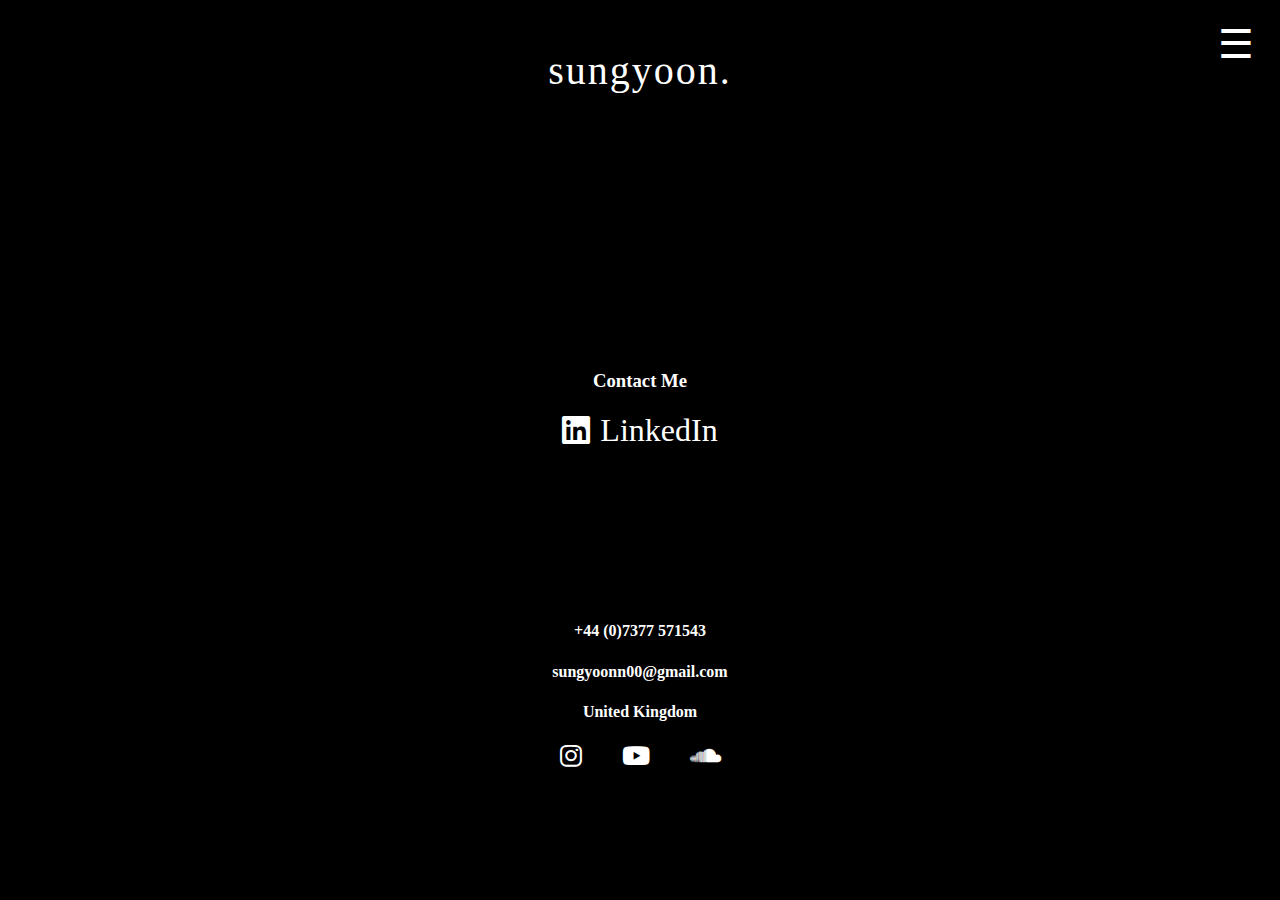
<file: contact.html>
<!DOCTYPE html>
<html lang="en">
<head>
    <meta charset="UTF-8">
    <meta name="viewport" content="width=device-width, initial-scale=1.0">
    <title>SungYoon Portfolio</title>
    <link rel="stylesheet" href="styles/about.css">
    <link rel="stylesheet" href="styles/fontawesome-free-6.2.1-web/css/all.min.css">
    <script defer src="script.js"></script>
</head>
<body>
    <div class="landing-page">
        <a href="index.html" class="name-link">
            <h1 class="name">sungyoon.</h1>
        </a>
       
    

        <body>
            <section class = "contact">
                <h3>Contact Me</h3>
                
                <a href="https://www.linkedin.com/in/sungyoon-choi" target="_blank">
                    <i class="fa-brands fa-linkedin"></i> LinkedIn
                </a>
            </section>
        </body>


        <button class="menu-button" onclick="toggleMenu()">☰</button>
        <div class="menu-overlay" id="menu">
            <div class="menu-content">
                <button class="close-button" onclick="toggleMenu()">&times;</button>
                <ul>
                    <li><a href="about.html">About</a></li>
                    <li><a href="projects.html">Projects</a></li>
                    <li><a href="contact.html">Contact</a></li>
                    
                </ul>
            </div>
        </div>
    </div>
</body>
<footer class="footnotes">
           <h4>+44 (0)7377 571543</h4>
                    <h4>sungyoonn00@gmail.com</h4>
                    <h4>United Kingdom</h4>
    <section>
        <div class="sns">
            <a href="https://www.instagram.com/__sungyoon/" target="_blank">
                <i class="fa-brands fa-instagram"></i>
            </a> 
            <a href="https://www.youtube.com/channel/UC0bxDP5WRLY-XFPPW-KPyXw" target="_blank">
                <i class="fa-brands fa-youtube"></i>
            </a>  
            <a href="https://soundcloud.com/user-366314391?utm_source=clipboard&utm_medium=text&utm_campaign=social_sharing" target="_blank">
                <i class="fa-brands fa-soundcloud"></i>
            </a>  
        </div>
    </section>



</html>
</file>
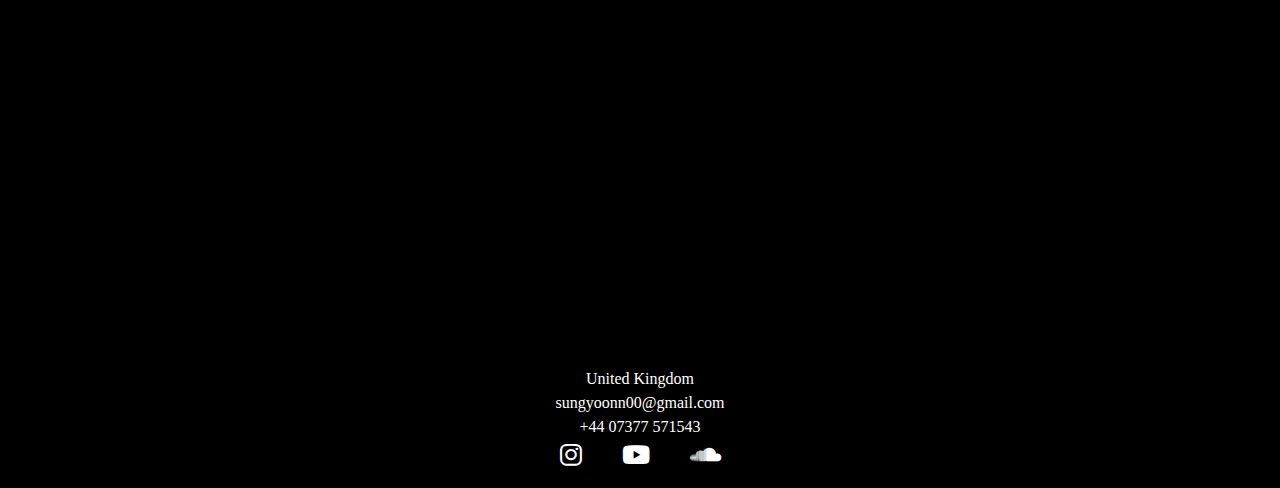
<file: film.html>
<!DOCTYPE html>
<html lang="en">
<head>
    <meta charset="UTF-8">
    <meta name="viewport" content="width=device-width, initial-scale=1.0">
    <title>SungYoon Portfolio</title>
    <link rel="stylesheet" href="styles/film.css">
    <link rel="stylesheet" href="styles/fontawesome-free-6.2.1-web/css/all.min.css">
    <script defer src="script2.js"></script>
</head>
<body>
    
    <div class="landing-page">
        <a href="index.html" class="name-link">
            <h1 class="name">sungyoon.</h1>
        </a>

        <a href="sonics.html" class="back-button"> Sonics</a>
        <a href="visuals.html" class="next-button"> Visuals</a>
       


        <div class = "container">

                
            <iframe src="https://www.youtube.com/embed/LsI1TnJiT-I" title="YouTube video player" frameborder="0" allow="accelerometer; autoplay; clipboard-write; encrypted-media; gyroscope; picture-in-picture" allowfullscreen></iframe>

    <br> 
    <br>
    <br>
    <br>     
                     
            <iframe src="https://www.youtube.com/embed/PWwtcd0Vwm4" title="YouTube video player" frameborder="0" allow="accelerometer; autoplay; clipboard-write; encrypted-media; gyroscope; picture-in-picture" allowfullscreen></iframe>
                            
          

    <br>
    <br>
    <br>    
    <br>                           
            

            <iframe  src="https://www.youtube.com/embed/f0mcAp2qPuA" title="YouTube video player" frameborder="0" allow="accelerometer; autoplay; clipboard-write; encrypted-media; gyroscope; picture-in-picture" allowfullscreen></iframe>
                     
       
        </div>
       
        
    </div>
    <button class="menu-button" onclick="toggleMenu()">☰</button>
            <div class="menu-overlay" id="menu">
                <div class="menu-content">
                    <button class="close-button" onclick="toggleMenu()">&times;</button>
                    <ul>
                        <li><a href="about.html">About</a></li>
                        <li><a href="projects.html">Projects</a></li>
                        <li><a href="contact.html">Contact</a></li>
                        
                    </ul>
                </div>
            </div>

<footer class="footnotes">
    <h3>United Kingdom</h3>
    <h3>sungyoonn00@gmail.com</h3>
    <h3>+44 07377 571543</h3>
    <section>
        <div class="sns">
            <a href="https://www.instagram.com/__sungyoon/" target="_blank">
                <i class="fa-brands fa-instagram"></i>
            </a> 
            <a href="https://www.youtube.com/channel/UC0bxDP5WRLY-XFPPW-KPyXw" target="_blank">
                <i class="fa-brands fa-youtube"></i>
            </a>  
            <a href="https://soundcloud.com/user-366314391?utm_source=clipboard&utm_medium=text&utm_campaign=social_sharing" target="_blank">
                <i class="fa-brands fa-soundcloud"></i>
            </a>  
        </div>
    </section>



</html>
</file>
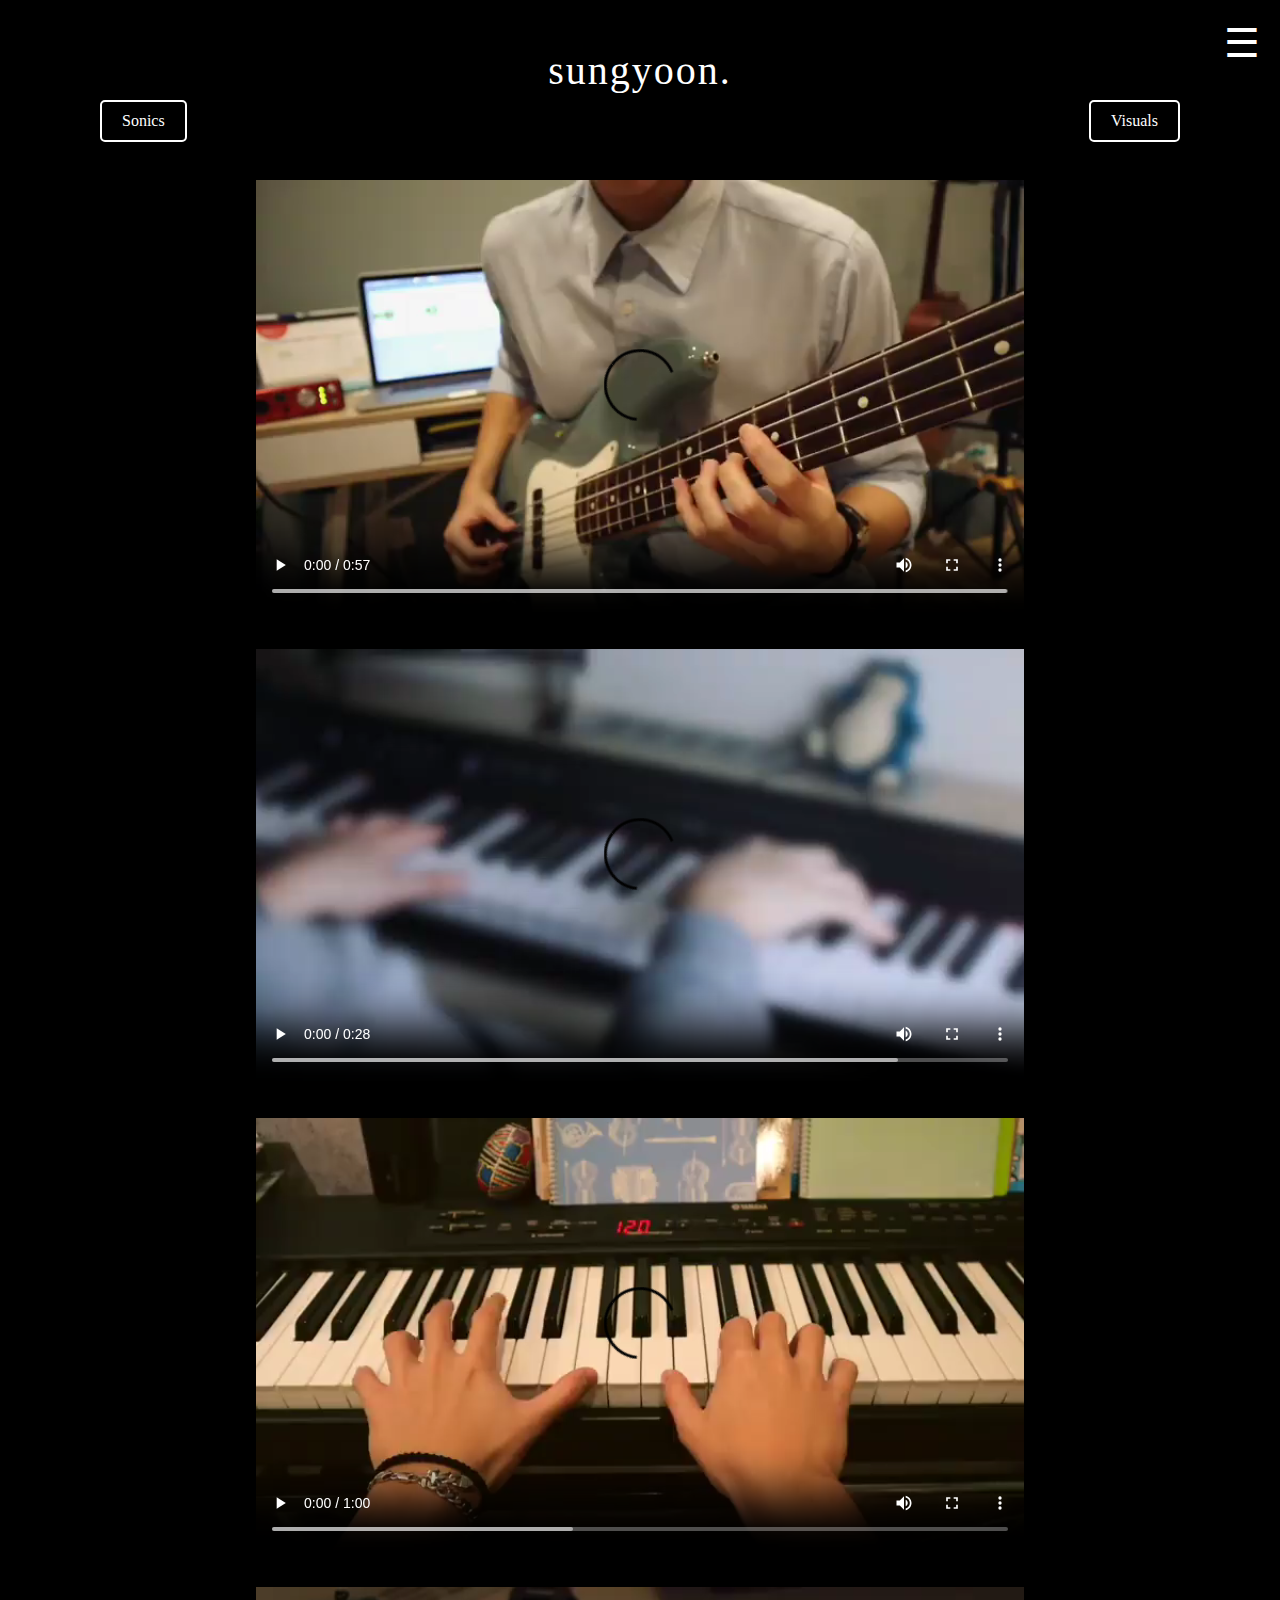
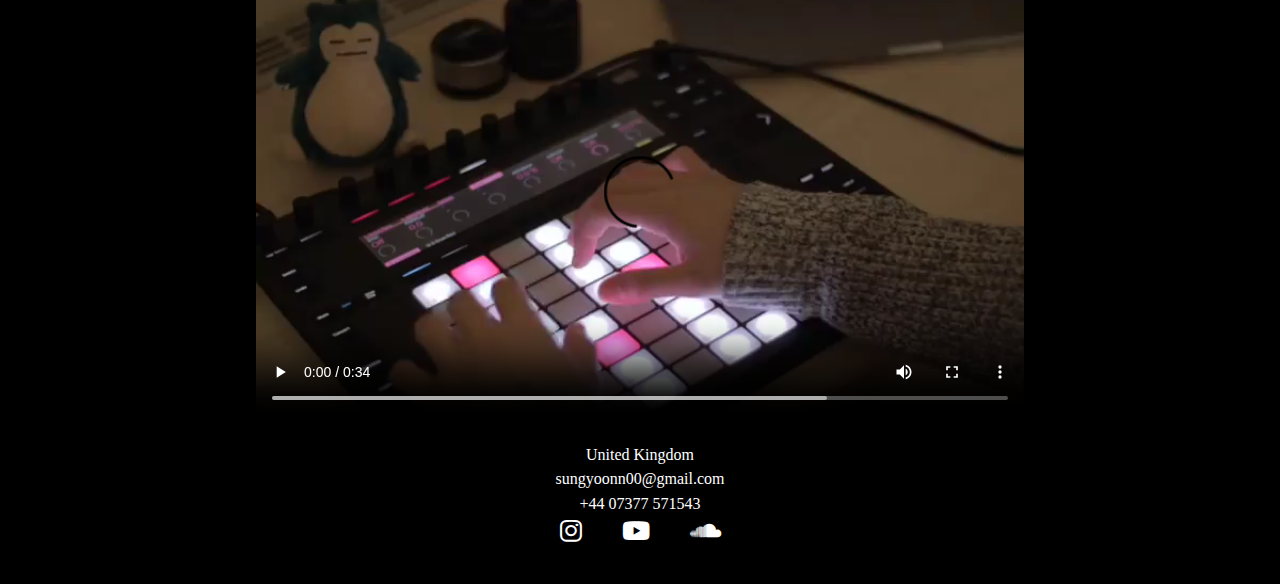
<file: performance.html>
<!DOCTYPE html>
<html lang="en">
<head>
    <meta charset="UTF-8">
    <meta name="viewport" content="width=device-width, initial-scale=1.0">
    <title>SungYoon Portfolio</title>
    <link rel="stylesheet" href="styles/performance.css">
    <link rel="stylesheet" href="styles/fontawesome-free-6.2.1-web/css/all.min.css">
    <script defer src="script2.js"></script>
</head>
<body>
    
    <div class="landing-page">
        <a href="index.html" class="name-link">
            <h1 class="name">sungyoon.</h1>
        </a>

        <a href="sonics.html" class="back-button"> Sonics</a>
        <a href="visuals.html" class="next-button"> Visuals</a>

        
    </div>
    
    <button class="menu-button" onclick="toggleMenu()">☰</button>
    <div class="menu-overlay" id="menu">
        <div class="menu-content">
            <button class="close-button" onclick="toggleMenu()">&times;</button>
            <ul>
                <li><a href="about.html">About</a></li>
                <li><a href="projects.html">Projects</a></li>
                <li><a href="contact.html">Contact</a></li>
            </ul>
        </div>
    </div>
  

        <section>
            <div class="video-container">
                <video width="60%" src="things/bass.mp4" controls></video>
                <br><br>
                <video width="60%" src="things/piano.MP4" controls></video>
                <br><br>
                <video width="60%" src="things/loop.MP4" controls></video>
                <br><br>
                <video width="60%" src="things/push.MP4" controls></video>
            </div>
        </section>


   

    <footer class="footnotes">
        <h3>United Kingdom</h3>
        <h3>sungyoonn00@gmail.com</h3>
        <h3>+44 07377 571543</h3>
        <section>
            <div class="sns">
                <a href="https://www.instagram.com/__sungyoon/" target="_blank">
                    <i class="fa-brands fa-instagram"></i>
                </a> 
                <a href="https://www.youtube.com/channel/UC0bxDP5WRLY-XFPPW-KPyXw" target="_blank">
                    <i class="fa-brands fa-youtube"></i>
                </a>  
                <a href="https://soundcloud.com/user-366314391?utm_source=clipboard&utm_medium=text&utm_campaign=social_sharing" target="_blank">
                    <i class="fa-brands fa-soundcloud"></i>
                </a>  
            </div>
        </section>
    </footer>
</body>
</html>
</file>
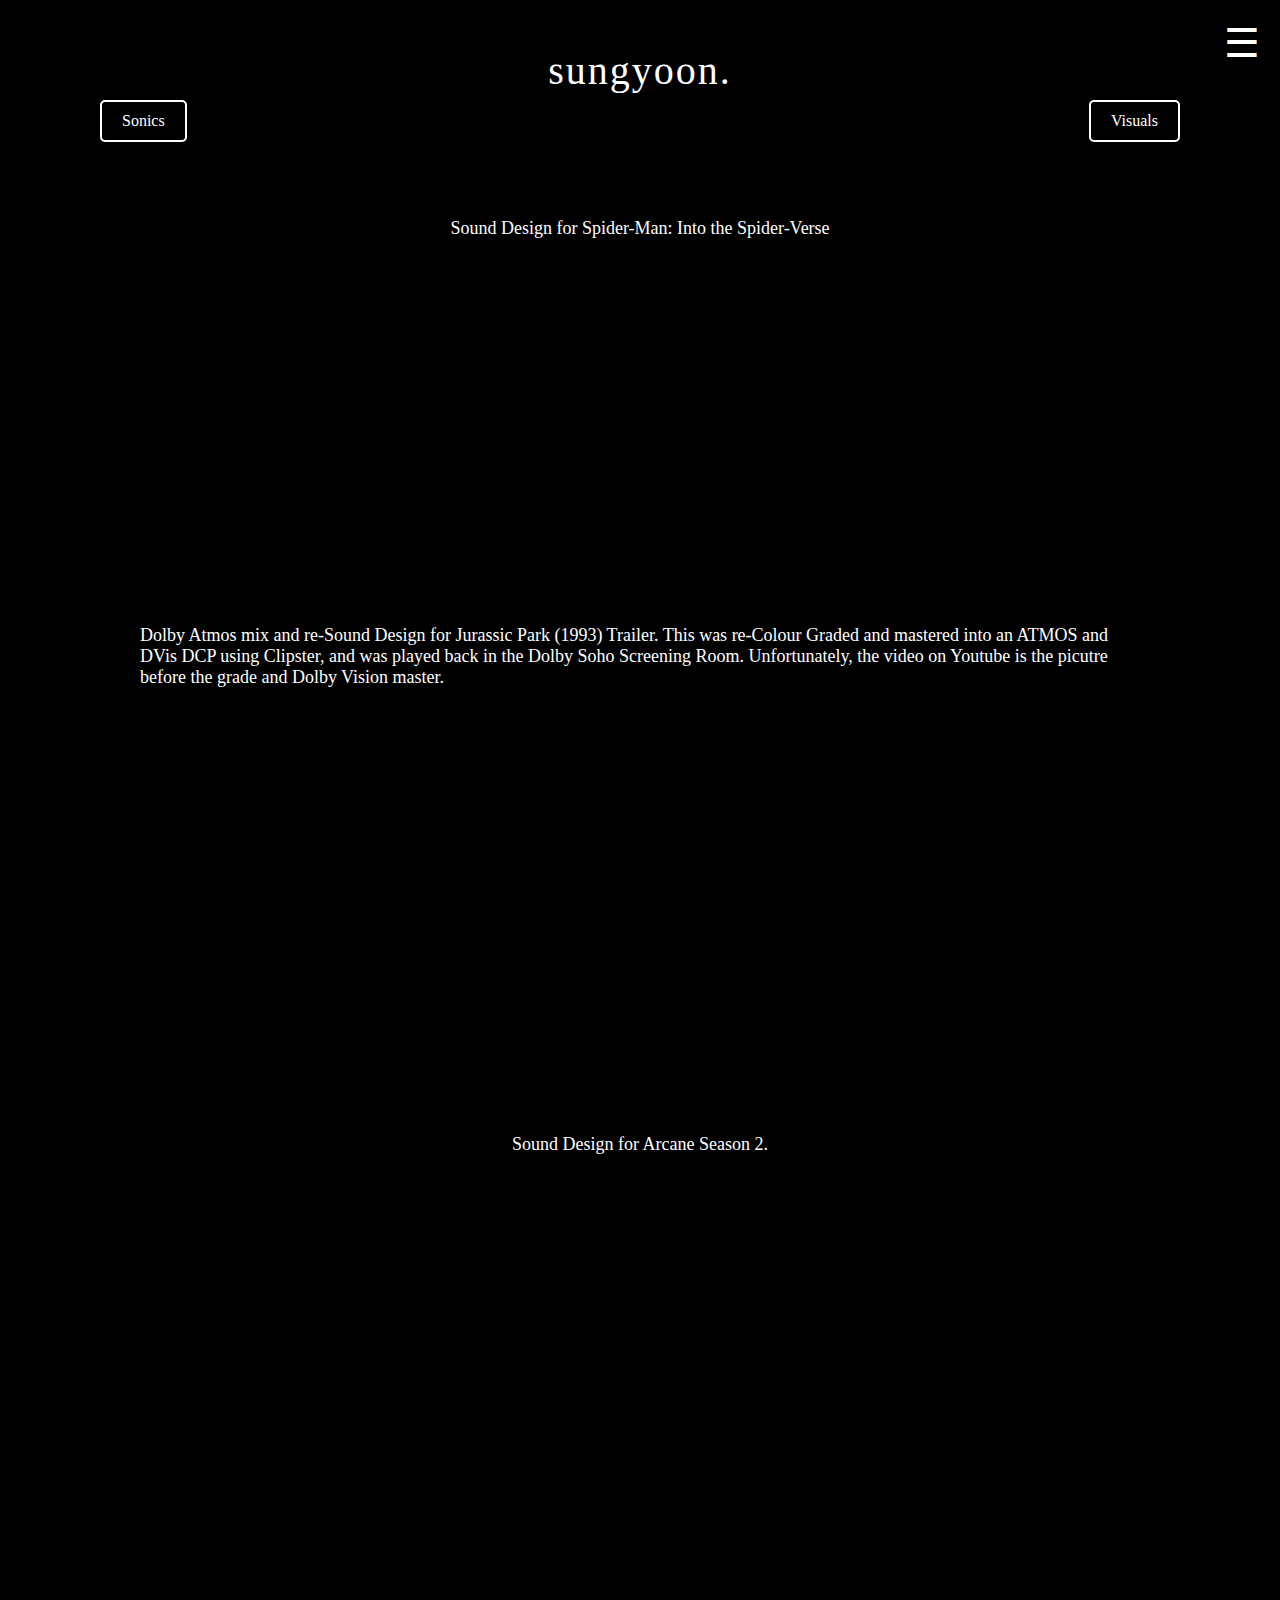
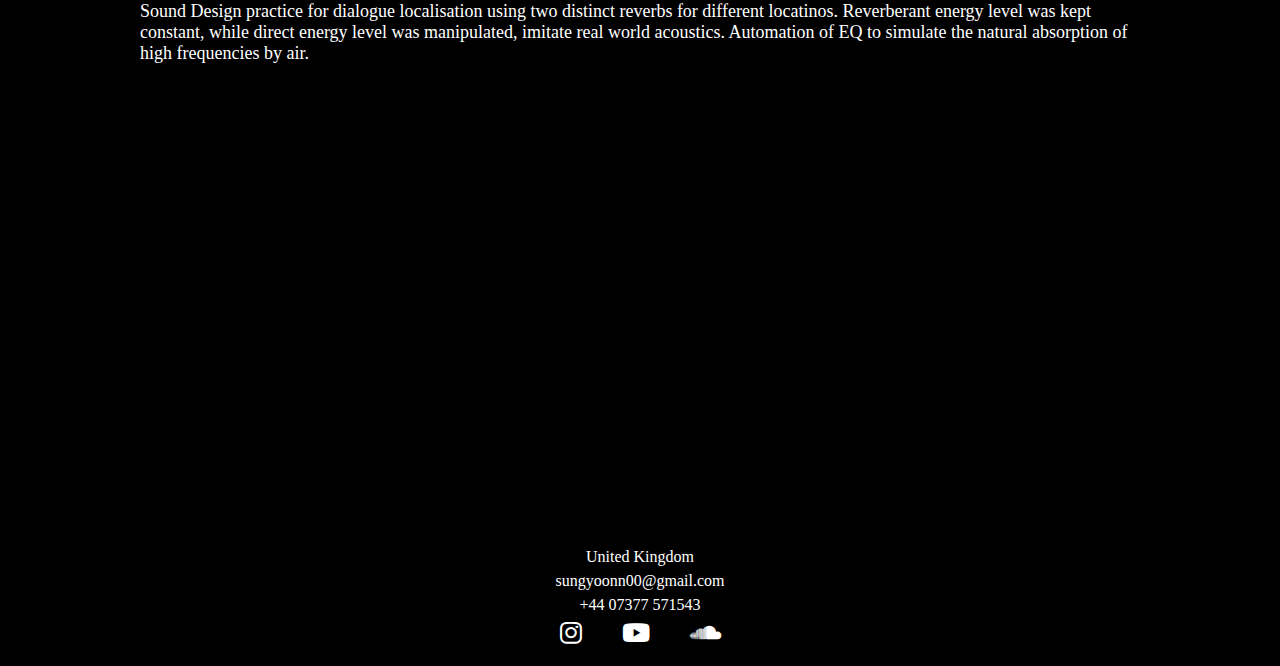
<file: sounddesign.html>
<!DOCTYPE html>
<html lang="en">
<head>
    <meta charset="UTF-8">
    <meta name="viewport" content="width=device-width, initial-scale=1.0">
    <title>SungYoon Portfolio</title>
    <link rel="stylesheet" href="styles/sounddesign.css">
    <link rel="stylesheet" href="styles/fontawesome-free-6.2.1-web/css/all.min.css">
    <script defer src="script2.js"></script>
</head>
<body>
    
    <div class="landing-page">
        <a href="index.html" class="name-link">
            <h1 class="name">sungyoon.</h1>
        </a>

        <a href="sonics.html" class="back-button"> Sonics</a>
        <a href="visuals.html" class="next-button"> Visuals</a>

       
        <div class="container">

            <p class="description"> Sound Design for Spider-Man: Into the Spider-Verse </p>

            <iframe width="560" height="315" src="https://www.youtube.com/embed/C9Ao3Am8gVU?si=7DGh-dQmHUPHsiQx" title="YouTube video player" frameborder="0" allow="accelerometer; autoplay; clipboard-write; encrypted-media; gyroscope; picture-in-picture; web-share" referrerpolicy="strict-origin-when-cross-origin" allowfullscreen></iframe>  
            
            <p class="description"> Dolby Atmos mix and re-Sound Design for Jurassic Park (1993) Trailer. This was re-Colour Graded and mastered into an ATMOS and DVis DCP using Clipster, and was played back in the Dolby Soho Screening Room. Unfortunately, the video on Youtube is the picutre before the grade and Dolby Vision master. </p>
            
            <iframe class="video" width="560" height="315" src="https://www.youtube.com/embed/8A3cD56Bzok?si=HAR7w38XS10iArTv" title="YouTube video player" frameborder="0" allow="accelerometer; autoplay; clipboard-write; encrypted-media; gyroscope; picture-in-picture; web-share" referrerpolicy="strict-origin-when-cross-origin" allowfullscreen></iframe>

            <p class="description"> Sound Design for Arcane Season 2. </p>
            
            <iframe class = "video" width="560" height="315" src="https://www.youtube.com/embed/kZOi_2UH91U?si=kOuoSdWn1lqHrDrw" title="YouTube video player" frameborder="0" allow="accelerometer; autoplay; clipboard-write; encrypted-media; gyroscope; picture-in-picture; web-share" referrerpolicy="strict-origin-when-cross-origin" allowfullscreen></iframe>
            
            <p class="description"> Sound Design practice for dialogue localisation using two distinct reverbs for different locatinos. Reverberant energy level was kept constant, while direct energy level was manipulated,  imitate real world acoustics. Automation of EQ to simulate the natural absorption of high frequencies by air. </p>
            
            <iframe class="video" width="560" height="315" src="https://www.youtube.com/embed/pMjiO7e1RTg?si=pr-JvH9LBZda-av8" title="YouTube video player" frameborder="0" allow="accelerometer; autoplay; clipboard-write; encrypted-media; gyroscope; picture-in-picture; web-share" referrerpolicy="strict-origin-when-cross-origin" allowfullscreen></iframe>
        </div>
        
    </div>
    <button class="menu-button" onclick="toggleMenu()">☰</button>
            <div class="menu-overlay" id="menu">
                <div class="menu-content">
                    <button class="close-button" onclick="toggleMenu()">&times;</button>
                    <ul>
                        <li><a href="about.html">About</a></li>
                        <li><a href="projects.html">Projects</a></li>
                        <li><a href="contact.html">Contact</a></li>
                        
                    </ul>
                </div>
            </div>

<footer class="footnotes">
    <h3>United Kingdom</h3>
    <h3>sungyoonn00@gmail.com</h3>
    <h3>+44 07377 571543</h3>
    <section>
        <div class="sns">
            <a href="https://www.instagram.com/__sungyoon/" target="_blank">
                <i class="fa-brands fa-instagram"></i>
            </a> 
            <a href="https://www.youtube.com/channel/UC0bxDP5WRLY-XFPPW-KPyXw" target="_blank">
                <i class="fa-brands fa-youtube"></i>
            </a>  
            <a href="https://soundcloud.com/user-366314391?utm_source=clipboard&utm_medium=text&utm_campaign=social_sharing" target="_blank">
                <i class="fa-brands fa-soundcloud"></i>
            </a>  
        </div>
    </section>



</html>
</file>
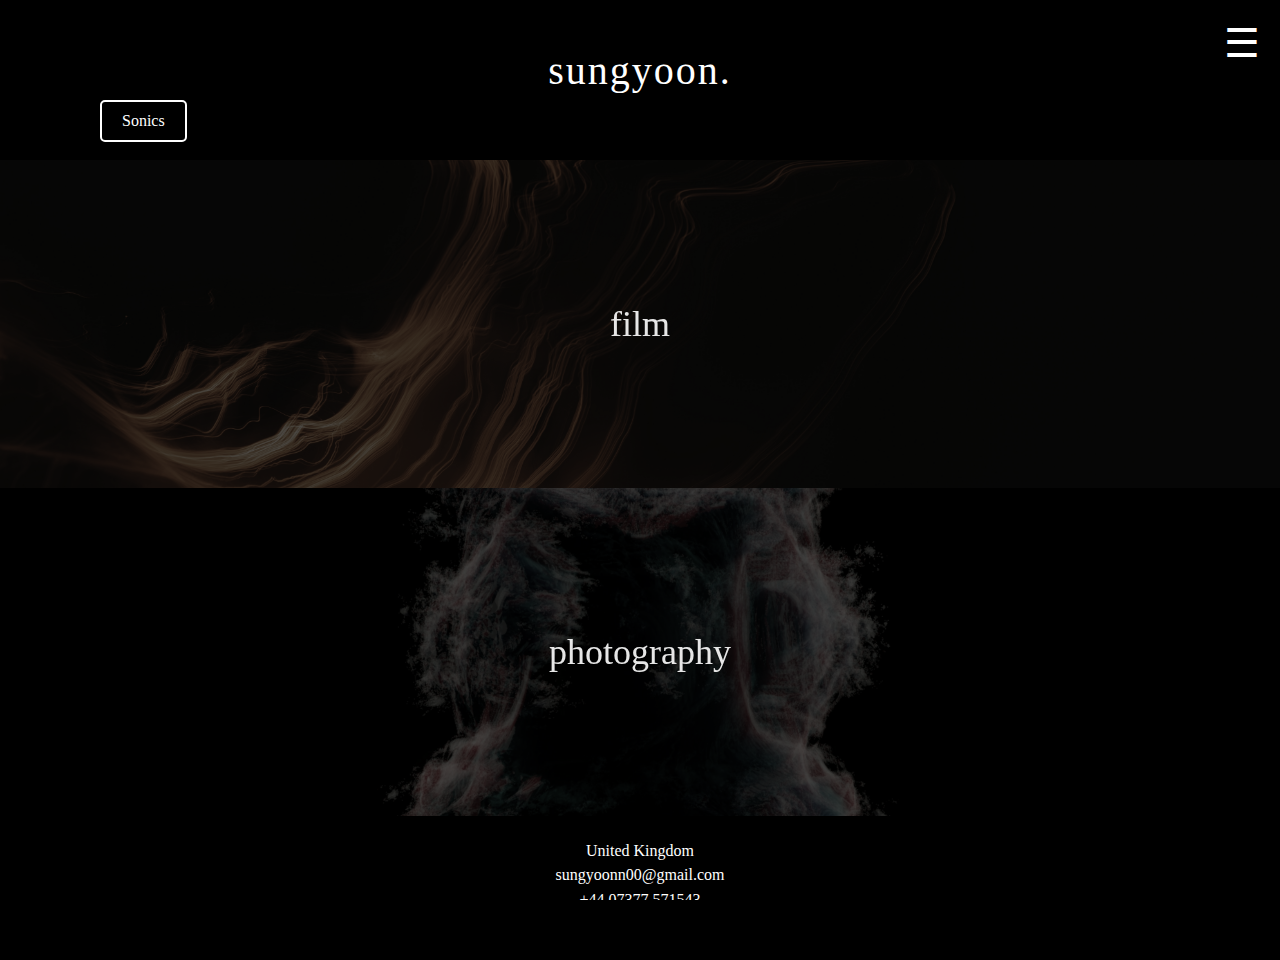
<file: visuals.html>
<!DOCTYPE html>
<html lang="en">
<head>
    <meta charset="UTF-8">
    <meta name="viewport" content="width=device-width, initial-scale=1.0">
    <title>Sonics Portfolio</title>
    <link rel="stylesheet" href="styles/visuals.css">
    <link rel="stylesheet" href="styles/fontawesome-free-6.2.1-web/css/all.min.css">
    <script defer src="script3.js"></script>
</head>
<body>
    <div class="visuals-page">
        <a href="index.html" class="name-link">
            <h1 class="name">sungyoon.</h1>
        </a>

        <a href="sonics.html" class="back-button"> Sonics</a>

        <div class="sections">
            <div class="section film"  onclick="navigateTo('film')">
                <div class="section-image" style="background-image: url('styles/visuals2.jpg');"></div>
                <div class="section-text">
                    <h2>film</h2>
                </div>
            </div>
            <div class="section photography"  onclick="navigateTo('photography')">
                <div class="section-image" style="background-image: url('styles/visuals1.jpg');"></div>
                <div class="section-text">
                    <h2>photography</h2>
                </div>
            </div>
           
            <button class="menu-button" onclick="toggleMenu()">☰</button>
            <div class="menu-overlay" id="menu">
                <div class="menu-content">
                    <button class="close-button" onclick="toggleMenu()">&times;</button>
                    <ul>
                        <li><a href="about.html">About</a></li>
                        <li><a href="projects.html">Projects</a></li>
                        <li><a href="contact.html">Contact</a></li>
                        
                    </ul>
                </div>
               
            </div>

        
            <footer class="footnotes">
                <h3>United Kingdom</h3>
                <h3>sungyoonn00@gmail.com</h3>
                <h3>+44 07377 571543</h3>
                <section>
                    <div class="sns">
                        <a href="https://www.instagram.com/__sungyoon/" target="_blank">
                            <i class="fa-brands fa-instagram"></i>
                        </a> 
                        <a href="https://www.youtube.com/channel/UC0bxDP5WRLY-XFPPW-KPyXw" target="_blank">
                            <i class="fa-brands fa-youtube"></i>
                        </a>  
                        <a href="https://soundcloud.com/user-366314391?utm_source=clipboard&utm_medium=text&utm_campaign=social_sharing" target="_blank">
                            <i class="fa-brands fa-soundcloud"></i>
                        </a>  
                    </div>
                </section>

            
    </div>
</body>

</html>
</file>
<file: styles/about.css>
/* General Reset */
body, html {
  margin: 0;
  padding: 0;
  font-family: 'Times New Roman', Times, sans-serif;
  box-sizing: border-box;
  overflow: auto;
  background-color: black;
}

/* Landing Page */
.landing-page {
  display: flex;
  flex-direction: column;
  justify-content: center;
  align-items: center;
  height: 50vh;
  color: white;
  position: relative;
  padding-top: 150px;
}
.about-container{
  padding: 5px;
  padding-bottom: 20px;

}

.about-text {
  text-align: center; /* Centers the text horizontally */
  font-size: 1.5rem; /* Smaller font size */
  color: white; /* Ensure the text is white */
  max-width: 3000px;
  
}



/* Container Styling */
.container {
  display: flex;
  justify-content: center; /* Centers horizontally */
  align-items: center; /* Centers vertically */
  flex-direction: column; /* Stacks elements vertically */
}

/* Iframe Styling */
iframe {
  width: 120%; /* Adjust width */
  height: 300px; /* Fixed height */
  padding: 20px;
}



/* Make the name link clickable */
.name-link {
  text-decoration: none; /* Remove the default underline */
  color: inherit; /* Inherit the color of the name */
  display: block; /* Allow it to be a block-level element */
  position: absolute; /* Position it absolutely to keep it centered */
  top: 20px;
  left: 50%;
  transform: translateX(-50%); /* Center it horizontally */
  z-index: 10;
}

/* Title styling */
.name {
  font-size: 2.5rem;
  letter-spacing: 2px;
  font-weight: normal; /* Ensure text is not bold */
  text-align: center; /* Ensure the text stays centered */
}
/* Hover Effect */
.name:hover {
  color: rgb(0, 128, 255);
  transition:  0.5s ease;
}




/* Back Button Styling */
.back-button {
  position: absolute;
  top: 90px;
  left: 50px;
  background-color: transparent;
  color: #fff;
  font-size: 16px;
  text-decoration: none;
  padding: 10px;
  border: 2px solid #fff;
  border-radius: 5px;
  transition: background-color 0.3s;
}

.back-button:hover {
  background-color: #fff;
  color: #000;
}




/* Menu Button */
.menu-button {
  position: absolute;
  top: 20px;
  right: 20px;
  font-size: 2.5rem;
  background: none;
  border: none;
  color: white;
  cursor: pointer;
  z-index: 10; /* Ensure it’s below the overlay menu */
  transition: transform 0.3s ease;
}

.menu-button:hover {
  transform: scale(1.2);
}

/* Menu Overlay */
.menu-overlay {
  position: fixed;
  top: 0;
  left: 0;
  width: 100%;
  height: 100%;
  background: rgba(0, 0, 0, 0.9);
  display: none;
  justify-content: center;
  align-items: center;
  z-index: 20; /* Ensure the overlay is above everything else */
}

.menu-overlay.active {
  display: flex;
}



/* Menu Content */
.menu-content ul {
  list-style: none; /* Remove the bullet points */
  padding: 0;
}

.menu-content li {
  margin: 15px 0;
}

.menu-content a {
  text-decoration: none;
  color: white;
  font-size: 2rem; /* Increase the font size */
  transition: color 0.3s ease;
}

.menu-content a:hover {
  color: #4281ff;
}



/* Close Button */
.close-button {
  position: absolute;
  top: 20px;
  right: 20px;
  font-size: 2.5rem;
  background: none;
  border: none;
  color: white;
  cursor: pointer;
  z-index: 30; /* Ensure close button is above the menu button */
}






/* Ensuring the section is centered */
.contact {
  text-align: center; /* Center the text */
  margin-top: 50px; /* Add some space above the section */
}

/* Style the link */
.contact a {
  color: white; /* Link color */
  text-decoration: none; /* Remove underline */
  font-size: 2rem; /* Make text larger */
  display: flex;
  justify-content: center; /* Center the content horizontally */
  align-items: center; /* Center the text and icon vertically */
  margin-top: 20px; /* Add space above the link */
}

/* Style the LinkedIn icon */
.contact a i {
  font-size: 2rem; /* Make the icon larger */
  margin-right: 10px; /* Space between icon and text */
}

/* Add hover effect */
.contact a:hover {
  color: #0077b5; /* LinkedIn's color on hover */
}

/* Prevent page from shifting */
body, html {
  margin: 0;
  padding: 0;
  height: 100%;
  display: flex;
  flex-direction: column;
}

/* Make sure sections like .contact are positioned well */
section {
  width: 100%;
}





/* Footer */
.footnotes {
  position: bottom; /* Keep it fixed at the bottom of the screen */
  bottom: 0;
  left: 0;
  width: 100%;
  color: white;
  line-height: 1.2; /* Increase line height for better readability */
  text-align: center;
  padding: 0px 0; /* Add some space around the content */
  font-family: 'Times New Roman', Times, sans-serif;
  z-index: 5; /* Ensure it stays above the background */
  background: transparent; /* Make the background transparent */
}

/* Social media icon container */
.sns {
  display: flex;
  justify-content: center;
  gap: 20px; /* Adjust gap between icons */
  margin-bottom: 20px; /* Add space below the icons */
}

.sns a {
  text-decoration: none;
}

.sns i {
  font-size: 25px;
  margin: 0 10px;
  color: white;
}

/* Instagram Hover */
.fa-instagram:hover {
  color: rgb(195, 66, 141);
}

/* YouTube Hover */
.fa-youtube:hover {
  color: rgb(195, 66, 66);
}

/* SoundCloud Hover */
.fa-soundcloud:hover {
  color: rgb(195, 113, 66);
}

/* Contact Info Styling */
.footnotes h3 {
  font-size: 1rem;
  margin: 5px 0; /* Add space between each contact line */
  font-weight: normal; /* Ensure the text is not bold */
  color: white;
}






/* responsive */

@media only screen and (max-width: 1100px){

  .name {
    font-size: 2rem;
  
  }

  .section h2 {
    font-size: 2rem;

  }
  .footnotes h3 {
    font-size: 0.85rem;
    margin: 5px 0; /* Add space between each contact line */
    font-weight: normal; /* Ensure the text is not bold */
    color: white;
  }

  .sns i {
    font-size: 22px;
  }
  
  .menu-button {
  
    font-size: 2.4rem;
  }

  .close-button {
    font-size: 2.4rem;
  }
  .about-text {
    text-align: center; /* Centers the text horizontally */
    font-size: 1.2rem; /* Smaller font size */
    color: white; /* Ensure the text is white */
    max-width: 3000px;
    
  }
  

} 



@media only screen and (max-width: 650px){
    .name {
      font-size: 1.7rem;
    
    }
  
    .section h2 {
      font-size: 1.5rem;
  
    }
    .footnotes h3 {
      font-size: 0.80rem;
      margin: 5px 0; /* Add space between each contact line */
      font-weight: normal; /* Ensure the text is not bold */
      color: white;
    }
  
    .sns i {
      font-size: 20px;
    }
    
    .menu-button {
    
      font-size: 2.2rem;
      top: 30px;
      right: 10px;
    }
  
    .close-button {
      font-size: 2.2rem;
      top: 50px;
      right: 10px;
    }
 

      /* Back Button Styling */
      .back-button {
        position: absolute;
        top: 100px;
        left: 10px;
  
        font-size: 14px;
        text-decoration: none;
        padding: 10px 20px;
        border: 2px solid #fff;
        border-radius: 5px;
       
      }

      

      /* Next Button Styling */
      .next-button {
        position: absolute;
        top: 100px;
        right: 10px;
    
        font-size: 14px;
        text-decoration: none;
        padding: 10px 20px;
        border: 2px solid #fff;
        border-radius: 5px;

      
        
        
  }


  /* Iframe Styling */
iframe {
  width: 110%; /* Make it responsive */
  
  height: 300px; /* Adjust the height */
  border: none; /* Remove border if any */
}

/* Iframe Styling */
iframe.sounds {
  width: 80%; /* Set iframe width to 80% */
  height: 100px; /* Fixed height */
  border: none; /* Remove border */
}

 

.about-text {
  text-align: center; /* Centers the text horizontally */
  font-size: 0.8rem; /* Smaller font size */
  color: white; /* Ensure the text is white */
  max-width: 500px;
  
}

}

  
  

  
  @media only screen and (max-width: 370px){
  
   
 
  }
  
  @media only screen and (max-width: 264px){
    
  
   
  }
</file>
<file: styles/film.css>
/* General Reset */
body, html {
  margin: 0;
  padding: 0;
  font-family: 'Times New Roman', Times, sans-serif;
  box-sizing: border-box;
  overflow: auto;
  background-color: black;
}

/* Landing Page */
.landing-page {
  display: flex;
  flex-direction: column;
  justify-content: center;
  align-items: center;
  height: auto;
  color: white;
  position: relative;
  padding-top: 200px;
}



/* Container Styling */
.container {
  display: flex;
  justify-content: center; /* Centers horizontally */
  align-items: center; /* Centers vertically */
  flex-direction: column; /* Stacks elements vertically */
}

/* Iframe Styling */
iframe {
  width: 400%; /* Adjust width */
  height: 500px; /* Fixed height */
  padding: 20px;
}



/* Make the name link clickable */
.name-link {
  text-decoration: none; /* Remove the default underline */
  color: inherit; /* Inherit the color of the name */
  display: block; /* Allow it to be a block-level element */
  position: absolute; /* Position it absolutely to keep it centered */
  top: 20px;
  left: 50%;
  transform: translateX(-50%); /* Center it horizontally */
  z-index: 10;
}

/* Title styling */
.name {
  font-size: 2.5rem;
  letter-spacing: 2px;
  font-weight: normal; /* Ensure text is not bold */
  text-align: center; /* Ensure the text stays centered */
}


/* Hover Effect */
.name:hover {
  color: rgb(0, 128, 255);
  transition:  0.5s ease;
}


/* Button Reset */
button, .back-button, .next-button {
  appearance: none; /* Remove browser-specific styling */
  -webkit-appearance: none; /* Remove webkit-specific styling */
  -moz-appearance: none; /* Remove Firefox-specific styling */
  border: none; /* Remove default border */
  background: none; /* Remove default background */
  padding: 0; /* Reset padding */
  margin: 0; /* Reset margin */
  cursor: pointer; /* Ensure it's clickable */
}

/* Back Button Styling */
.back-button {
  position: absolute;
  top: 100px;
  left: 100px;
  background-color: transparent;
  color: #fff;
  font-size: 16px;
  text-decoration: none;
  padding: 10px 20px;
  border: 2px solid #fff;
  border-radius: 5px;
  transition: background-color 0.3s ease, color 0.3s ease;
}

.back-button:hover {
  background-color: #fff;
  color: #000;
}

/* Next Button Styling */
.next-button {
  position: absolute;
  top: 100px;
  right: 100px;
  background-color: transparent;
  color: #fff;
  font-size: 16px;
  text-decoration: none;
  padding: 10px 20px;
  border: 2px solid #fff;
  border-radius: 5px;
  transition: background-color 0.3s ease, color 0.3s ease;
}

.next-button:hover {
  background-color: #fff;
  color: #000;
}





/* Menu Button */
.menu-button {
  position: absolute;
  top: 20px;
  right: 20px;
  font-size: 2.5rem;
  background: none;
  border: none;
  color: white;
  cursor: pointer;
  z-index: 10; /* Ensure it’s below the overlay menu */
  transition: transform 0.3s ease;
}

.menu-button:hover {
  transform: scale(1.2);
}

/* Menu Overlay */
.menu-overlay {
  position: fixed;
  top: 0;
  left: 0;
  width: 100%;
  height: 100%;
  background: rgba(0, 0, 0, 0.9);
  display: none;
  justify-content: center;
  align-items: center;
  z-index: 20; /* Ensure the overlay is above everything else */
}

.menu-overlay.active {
  display: flex;
}



/* Menu Content */
.menu-content ul {
  list-style: none; /* Remove the bullet points */
  padding: 0;
}

.menu-content li {
  margin: 15px 0;
}

.menu-content a {
  text-decoration: none;
  color: white;
  font-size: 2rem; /* Increase the font size */
  transition: color 0.3s ease;
}

.menu-content a:hover {
  color: #4281ff;
}



/* Close Button */
.close-button {
  position: absolute;
  top: 20px;
  right: 20px;
  font-size: 2.5rem;
  background: none;
  border: none;
  color: white;
  cursor: pointer;
  z-index: 30; /* Ensure close button is above the menu button */
}








/* Footer */
.footnotes {
  position: bottom; /* Keep it fixed at the bottom of the screen */
  bottom: 0;
  left: 0;
  width: 100%;
  color: white;
  line-height: 1.2; /* Increase line height for better readability */
  text-align: center;
  padding: 0px 0; /* Add some space around the content */
  font-family: 'Times New Roman', Times, sans-serif;
  z-index: 5; /* Ensure it stays above the background */
  background: transparent; /* Make the background transparent */
}

/* Social media icon container */
.sns {
  display: flex;
  justify-content: center;
  gap: 20px; /* Adjust gap between icons */
  margin-bottom: 20px; /* Add space below the icons */
}

.sns a {
  text-decoration: none;
}

.sns i {
  font-size: 25px;
  margin: 0 10px;
  color: white;
}

/* Instagram Hover */
.fa-instagram:hover {
  color: rgb(195, 66, 141);
}

/* YouTube Hover */
.fa-youtube:hover {
  color: rgb(195, 66, 66);
}

/* SoundCloud Hover */
.fa-soundcloud:hover {
  color: rgb(195, 113, 66);
}

/* Contact Info Styling */
.footnotes h3 {
  font-size: 1rem;
  margin: 5px 0; /* Add space between each contact line */
  font-weight: normal; /* Ensure the text is not bold */
  color: white;
}






/* responsive */

@media only screen and (max-width: 1500px){

  iframe {
    width: 400%; /* Make it responsive */
    
    height: 500px; /* Adjust the height */
    border: none; /* Remove border if any */
  }
  
} 

@media only screen and (max-width: 1200px){

  iframe {
    width: 300%; /* Make it responsive */
    
    height: 500px; /* Adjust the height */
    border: none; /* Remove border if any */
  }
  
} 

@media only screen and (max-width: 965px){

  .name {
    font-size: 2rem;
  
  }

  .section h2 {
    font-size: 2rem;

  }
  .footnotes h3 {
    font-size: 0.85rem;
    margin: 5px 0; /* Add space between each contact line */
    font-weight: normal; /* Ensure the text is not bold */
    color: white;
  }

  .sns i {
    font-size: 22px;
  }
  
  .menu-button {
  
    font-size: 2.4rem;
  }

  .close-button {
    font-size: 2.4rem;
  }
  iframe {
    width: 200%; /* Make it responsive */
    
    height: 350px; /* Adjust the height */
    border: none; /* Remove border if any */
  }
  
} 



@media only screen and (max-width: 609px){
    .name {
      font-size: 1.7rem;
    
    }
  
    .section h2 {
      font-size: 1.5rem;
  
    }
    .footnotes h3 {
      font-size: 0.80rem;
      margin: 5px 0; /* Add space between each contact line */
      font-weight: normal; /* Ensure the text is not bold */
      color: white;
    }
  
    .sns i {
      font-size: 20px;
    }
    
    .menu-button {
    
      font-size: 2.2rem;
      top: 30px;
      right: 10px;
    }
  
    .close-button {
      font-size: 2.2rem;
      top: 50px;
      right: 10px;
    }
 

      /* Back Button Styling */
      .back-button {
        position: absolute;
        top: 100px;
        left: 10px;
  
        font-size: 14px;
        text-decoration: none;
        padding: 10px 20px;
        border: 2px solid #fff;
        border-radius: 5px;
       
      }

      

      /* Next Button Styling */
      .next-button {
        position: absolute;
        top: 100px;
        right: 10px;
    
        font-size: 14px;
        text-decoration: none;
        padding: 10px 20px;
        border: 2px solid #fff;
        border-radius: 5px;
        
  }


  /* Iframe Styling */
iframe {
  width: 110%; /* Make it responsive */
  
  height: 300px; /* Adjust the height */
  border: none; /* Remove border if any */
}


  }

  
  

  
  @media only screen and (max-width: 370px){
  
   
 
  }
  
  @media only screen and (max-width: 264px){
    
  
   
  }
</file>
<file: styles/performance.css>
/* General Reset */
body, html {
  margin: 0;
  padding: 0;
  font-family: 'Times New Roman', Times, sans-serif;
  box-sizing: border-box;
  overflow: auto;
  background-color: black;
}

/* Landing Page */
.landing-page {
  display: flex;
  flex-direction: column;
  justify-content: center;
  align-items: center;
  height: 20vh;
  color: white;
  position: relative;
}





/* Make the name link clickable */
.name-link {
  text-decoration: none; /* Remove the default underline */
  color: inherit; /* Inherit the color of the name */
  display: block; /* Allow it to be a block-level element */
  position: absolute; /* Position it absolutely to keep it centered */
  top: 20px;
  left: 50%;
  transform: translateX(-50%); /* Center it horizontally */
  z-index: 10;
}

/* Title styling */
.name {
  font-size: 2.5rem;
  letter-spacing: 2px;
  font-weight: normal; /* Ensure text is not bold */
  text-align: center; /* Ensure the text stays centered */
}

/* Hover Effect */
.name:hover {
  color: rgb(0, 128, 255);
  transition:  0.5s ease;
}


/* Button Reset */
button, .back-button, .next-button {
  appearance: none; /* Remove browser-specific styling */
  -webkit-appearance: none; /* Remove webkit-specific styling */
  -moz-appearance: none; /* Remove Firefox-specific styling */
  border: none; /* Remove default border */
  background: none; /* Remove default background */
  padding: 0; /* Reset padding */
  margin: 0; /* Reset margin */
  cursor: pointer; /* Ensure it's clickable */
}

/* Back Button Styling */
.back-button {
  position: absolute;
  top: 100px;
  left: 100px;
  background-color: transparent;
  color: #fff;
  font-size: 16px;
  text-decoration: none;
  padding: 10px 20px;
  border: 2px solid #fff;
  border-radius: 5px;
  transition: background-color 0.3s ease, color 0.3s ease;
}

.back-button:hover {
  background-color: #fff;
  color: #000;
}

/* Next Button Styling */
.next-button {
  position: absolute;
  top: 100px;
  right: 100px;
  background-color: transparent;
  color: #fff;
  font-size: 16px;
  text-decoration: none;
  padding: 10px 20px;
  border: 2px solid #fff;
  border-radius: 5px;
  transition: background-color 0.3s ease, color 0.3s ease;
}

.next-button:hover {
  background-color: #fff;
  color: #000;
}





/* Menu Button */
.menu-button {
  position: absolute;
  top: 20px;
  right: 20px;
  font-size: 2.5rem;
  background: none;
  border: none;
  color: white;
  cursor: pointer;
  z-index: 10; /* Ensure it’s below the overlay menu */
  transition: transform 0.3s ease;
}

.menu-button:hover {
  transform: scale(1.2);
}

/* Menu Overlay */
.menu-overlay {
  position: fixed;
  top: 0;
  left: 0;
  width: 100%;
  height: 100%;
  background: rgba(0, 0, 0, 0.9);
  display: none;
  justify-content: center;
  align-items: center;
  z-index: 20; /* Ensure the overlay is above everything else */
}

.menu-overlay.active {
  display: flex;
}



/* Menu Content */
.menu-content ul {
  list-style: none; /* Remove the bullet points */
  padding: 0;
}

.menu-content li {
  margin: 15px 0;
}

.menu-content a {
  text-decoration: none;
  color: white;
  font-size: 2rem; /* Increase the font size */
  transition: color 0.3s ease;
}

.menu-content a:hover {
  color: #4281ff;
}



/* Close Button */
.close-button {
  position: absolute;
  top: 20px;
  right: 20px;
  font-size: 2.5rem;
  background: none;
  border: none;
  color: white;
  cursor: pointer;
  z-index: 30; /* Ensure close button is above the menu button */
}







.video-container {
  display: flex;
  flex-direction: column;
  align-items: center;
  justify-content: center;
  text-align: center;
}


/* Footer */
.footnotes {
  position: bottom; /* Keep it fixed at the bottom of the screen */
  bottom: 0;
  left: 0;
  width: 100%;
  color: white;
  line-height: 1.2; /* Increase line height for better readability */
  text-align: center;
  padding: 20px 0; /* Add some space around the content */
  font-family: 'Times New Roman', Times, sans-serif;
  z-index: 5; /* Ensure it stays above the background */
  background: transparent; /* Make the background transparent */
}

/* Social media icon container */
.sns {
  display: flex;
  justify-content: center;
  gap: 20px; /* Adjust gap between icons */
  margin-bottom: 20px; /* Add space below the icons */
}

.sns a {
  text-decoration: none;
}

.sns i {
  font-size: 25px;
  margin: 0 10px;
  color: white;
}

/* Instagram Hover */
.fa-instagram:hover {
  color: rgb(195, 66, 141);
}

/* YouTube Hover */
.fa-youtube:hover {
  color: rgb(195, 66, 66);
}

/* SoundCloud Hover */
.fa-soundcloud:hover {
  color: rgb(195, 113, 66);
}

/* Contact Info Styling */
.footnotes h3 {
  font-size: 1rem;
  margin: 5px 0; /* Add space between each contact line */
  font-weight: normal; /* Ensure the text is not bold */
  color: white;
}








/* responsive */

@media only screen and (max-width: 965px){

  .name {
    font-size: 2rem;
  
  }

  .section h2 {
    font-size: 2rem;

  }
  .footnotes h3 {
    font-size: 0.85rem;
    margin: 5px 0; /* Add space between each contact line */
    font-weight: normal; /* Ensure the text is not bold */
    color: white;
  }

  .sns i {
    font-size: 22px;
  }
  
  .menu-button {
  
    font-size: 2.4rem;
  }

  .close-button {
    font-size: 2.4rem;
  }
} 



@media only screen and (max-width: 609px){
    .name {
      font-size: 1.7rem;
    
    }
  
    .section h2 {
      font-size: 1.5rem;
  
    }
    .footnotes h3 {
      font-size: 0.80rem;
      margin: 5px 0; /* Add space between each contact line */
      font-weight: normal; /* Ensure the text is not bold */
      color: white;
    }
  
    .sns i {
      font-size: 20px;
    }
    
    .menu-button {
    
      font-size: 2.2rem;
      top: 30px;
      right: 10px;
    }
  
    .close-button {
      font-size: 2.2rem;
      top: 50px;
      right: 10px;
    }
 

      /* Back Button Styling */
      .back-button {
        position: absolute;
        top: 100px;
        left: 10px;
  
        font-size: 14px;
        text-decoration: none;
        padding: 10px 20px;
        border: 2px solid #fff;
        border-radius: 5px;
       
      }

      

      /* Next Button Styling */
      .next-button {
        position: absolute;
        top: 100px;
        right: 10px;
    
        font-size: 14px;
        text-decoration: none;
        padding: 10px 20px;
        border: 2px solid #fff;
        border-radius: 5px;
        
  }


  /* Iframe Styling */
iframe {
  width: 110%; /* Make it responsive */
  
  height: 300px; /* Adjust the height */
  border: none; /* Remove border if any */
}

/* Iframe Styling */
iframe.sounds {
  width: 80%; /* Set iframe width to 80% */
  height: 100px; /* Fixed height */
  border: none; /* Remove border */
}

  }

  
  

  
  @media only screen and (max-width: 370px){
  
   
 
  }
  
  @media only screen and (max-width: 264px){
    
  
   
  }
</file>
<file: styles/sounddesign.css>
/* General Reset */
body, html {
  margin: 0;
  padding: 0;
  font-family: 'Times New Roman', Times, sans-serif;
  box-sizing: border-box;
  overflow: auto;
  background-color: black;
}

/* Landing Page */
.landing-page {
  display: flex;
  flex-direction: column;
  justify-content: center;
  align-items: center;
  height: auto;
  padding-top: 200px;
  padding-bottom: 50px;
  color: white;
  position: relative;
}



/* Container Styling */
.container {
  display: flex;
  justify-content: center; /* Centers horizontally */
  align-items: center; /* Centers vertically */
  
  flex-direction: column; /* Stacks elements vertically */
}

/* Iframe Styling */
iframe {
  width: 100%; /* Make it responsive */
  
  height: 550px; /* Adjust the height */
  border: none; /* Remove border if any */
}

.video {
  display: block; /* Ensures each video starts on a new line */
  margin-bottom: 60px; /* Adjust the value to increase or decrease the space */
}

.description {
  max-width: 1100px;
  font-size: 22px;
}




/* Make the name link clickable */
.name-link {
  text-decoration: none; /* Remove the default underline */
  color: inherit; /* Inherit the color of the name */
  display: block; /* Allow it to be a block-level element */
  position: absolute; /* Position it absolutely to keep it centered */
  top: 20px;
  left: 50%;
  transform: translateX(-50%); /* Center it horizontally */
  z-index: 10;
}

/* Title styling */
.name {
  font-size: 2.5rem;
  letter-spacing: 2px;
  font-weight: normal; /* Ensure text is not bold */
  text-align: center; /* Ensure the text stays centered */
}


/* Hover Effect */
.name:hover {
  color: rgb(0, 128, 255);
  transition:  0.5s ease;
}



/* Button Reset */
button, .back-button, .next-button {
  appearance: none; /* Remove browser-specific styling */
  -webkit-appearance: none; /* Remove webkit-specific styling */
  -moz-appearance: none; /* Remove Firefox-specific styling */
  border: none; /* Remove default border */
  background: none; /* Remove default background */
  padding: 0; /* Reset padding */
  margin: 0; /* Reset margin */
  cursor: pointer; /* Ensure it's clickable */
}

/* Back Button Styling */
.back-button {
  position: absolute;
  top: 100px;
  left: 100px;
  background-color: transparent;
  color: #fff;
  font-size: 16px;
  text-decoration: none;
  padding: 10px 20px;
  border: 2px solid #fff;
  border-radius: 5px;
  transition: background-color 0.3s ease, color 0.3s ease;
}

.back-button:hover {
  background-color: #fff;
  color: #000;
}

/* Next Button Styling */
.next-button {
  position: absolute;
  top: 100px;
  right: 100px;
  background-color: transparent;
  color: #fff;
  font-size: 16px;
  text-decoration: none;
  padding: 10px 20px;
  border: 2px solid #fff;
  border-radius: 5px;
  transition: background-color 0.3s ease, color 0.3s ease;
}

.next-button:hover {
  background-color: #fff;
  color: #000;
}


/* Menu Button */
.menu-button {
  position: absolute;
  top: 20px;
  right: 20px;
  font-size: 2.5rem;
  background: none;
  border: none;
  color: white;
  cursor: pointer;
  z-index: 10; /* Ensure it’s below the overlay menu */
  transition: transform 0.3s ease;
}

.menu-button:hover {
  transform: scale(1.2);
}

/* Menu Overlay */
.menu-overlay {
  position: fixed;
  top: 0;
  left: 0;
  width: 100%;
  height: 100%;
  background: rgba(0, 0, 0, 0.9);
  display: none;
  justify-content: center;
  align-items: center;
  z-index: 20; /* Ensure the overlay is above everything else */
}

.menu-overlay.active {
  display: flex;
}



/* Menu Content */
.menu-content ul {
  list-style: none; /* Remove the bullet points */
  padding: 0;
}

.menu-content li {
  margin: 15px 0;
}

.menu-content a {
  text-decoration: none;
  color: white;
  font-size: 2rem; /* Increase the font size */
  transition: color 0.3s ease;
}

.menu-content a:hover {
  color: #4281ff;
}



/* Close Button */
.close-button {
  position: absolute;
  top: 20px;
  right: 20px;
  font-size: 2.5rem;
  background: none;
  border: none;
  color: white;
  cursor: pointer;
  z-index: 30; /* Ensure close button is above the menu button */
}









/* Footer */
.footnotes {
  position: bottom; /* Keep it fixed at the bottom of the screen */
  bottom: 0;
  left: 0;
  width: 100%;
  color: white;
  line-height: 1.2; /* Increase line height for better readability */
  text-align: center;
  padding: 0px 0; /* Add some space around the content */
  font-family: 'Times New Roman', Times, sans-serif;
  z-index: 5; /* Ensure it stays above the background */
  background: transparent; /* Make the background transparent */
}

/* Social media icon container */
.sns {
  display: flex;
  justify-content: center;
  gap: 20px; /* Adjust gap between icons */
  margin-bottom: 20px; /* Add space below the icons */
}

.sns a {
  text-decoration: none;
}

.sns i {
  font-size: 25px;
  margin: 0 10px;
  color: white;
}

/* Instagram Hover */
.fa-instagram:hover {
  color: rgb(195, 66, 141);
}

/* YouTube Hover */
.fa-youtube:hover {
  color: rgb(195, 66, 66);
}

/* SoundCloud Hover */
.fa-soundcloud:hover {
  color: rgb(195, 113, 66);
}

/* Contact Info Styling */
.footnotes h3 {
  font-size: 1rem;
  margin: 5px 0; /* Add space between each contact line */
  font-weight: normal; /* Ensure the text is not bold */
  color: white;
}





/* responsive */

@media only screen and (max-width: 1500px){




/* Iframe Styling */
iframe {
  width: 100%; /* Make it responsive */
  
  height: 350px; /* Adjust the height */
  border: none; /* Remove border if any */
}

.video {
  display: block; /* Ensures each video starts on a new line */
  margin-bottom: 60px; /* Adjust the value to increase or decrease the space */
}

.description {
  max-width: 1000px;
  font-size: 18px;
}
  
} 

@media only screen and (max-width: 1200px){

  /* Iframe Styling */
iframe {
  width: 100%; /* Make it responsive */
  
  height: 350px; /* Adjust the height */
  border: none; /* Remove border if any */
}

.video {
  display: block; /* Ensures each video starts on a new line */
  margin-bottom: 60px; /* Adjust the value to increase or decrease the space */
}

.description {
  max-width: 900px;
  font-size: 18px;
  
} 
}
@media only screen and (max-width: 1000px){

  /* Iframe Styling */
iframe {
  width: 110%; /* Make it responsive */
  
  height: 350px; /* Adjust the height */
  border: none; /* Remove border if any */
}

.video {
  display: block; /* Ensures each video starts on a new line */
  margin-bottom: 60px; /* Adjust the value to increase or decrease the space */
}

.description {
  max-width: 900px;
  font-size: 17px;
  
} 
}

@media only screen and (max-width: 965px){

  .name {
    font-size: 2rem;
  
  }

  .section h2 {
    font-size: 2rem;

  }
  .footnotes h3 {
    font-size: 0.85rem;
    margin: 5px 0; /* Add space between each contact line */
    font-weight: normal; /* Ensure the text is not bold */
    color: white;
  }

  .sns i {
    font-size: 22px;
  }
  
  .menu-button {
  
    font-size: 2.4rem;
  }

  .close-button {
    font-size: 2.4rem;
  }


/* Iframe Styling */
iframe {
  width: 110%; /* Make it responsive */
  
  height: 350px; /* Adjust the height */
  border: none; /* Remove border if any */
}

.video {
  display: block; /* Ensures each video starts on a new line */
  margin-bottom: 60px; /* Adjust the value to increase or decrease the space */
}

.description {
  max-width: 600px;
  font-size: 17px;
}
  
} 



@media only screen and (max-width: 665px){
    .name {
      font-size: 1.7rem;
    
    }
  
    .section h2 {
      font-size: 1.5rem;
  
    }
    .footnotes h3 {
      font-size: 0.80rem;
      margin: 5px 0; /* Add space between each contact line */
      font-weight: normal; /* Ensure the text is not bold */
      color: white;
    }
  
    .sns i {
      font-size: 20px;
    }
    
    .menu-button {
    
      font-size: 2.2rem;
      top: 30px;
      right: 10px;
    }
  
    .close-button {
      font-size: 2.2rem;
      top: 50px;
      right: 10px;
    }
 

      /* Back Button Styling */
      .back-button {
        position: absolute;
        top: 100px;
        left: 10px;
  
        font-size: 14px;
        text-decoration: none;
        padding: 10px 20px;
        border: 2px solid #fff;
        border-radius: 5px;
       
      }

      

      /* Next Button Styling */
      .next-button {
        position: absolute;
        top: 100px;
        right: 10px;
    
        font-size: 14px;
        text-decoration: none;
        padding: 10px 20px;
        border: 2px solid #fff;
        border-radius: 5px;
        
  }



/* Iframe Styling */
iframe {
  width: 100%; /* Make it responsive */
  
  height: 250px; /* Adjust the height */
  border: none; /* Remove border if any */
}

.video {
  display: block; /* Ensures each video starts on a new line */
  margin-bottom: 60px; /* Adjust the value to increase or decrease the space */
}

.description {
  max-width: 400px;
  font-size: 13px;
}


  }

  
  

  
  @media only screen and (max-width:400px){
   

      /* Iframe Styling */
    iframe {
      width: 110%; /* Make it responsive */
      
      height: 250px; /* Adjust the height */
      border: none; /* Remove border if any */
    }
    
    .video {
      display: block; /* Ensures each video starts on a new line */
      margin-bottom: 60px; /* Adjust the value to increase or decrease the space */
    }
    
    .description {
      max-width: 300px;
      font-size: 13px;
      
    } 
   
 
  }
  
  @media only screen and (max-width: 264px){
    
  
   
  }
</file>
<file: styles/visuals.css>
/* General Reset */
body, html {
  margin: 0;
  padding: 0;
  font-family: 'Times New Roman', Times, sans-serif;
  box-sizing: border-box;
  overflow: auto;
  font-weight: normal !important; /* Ensure text is not bold globally */
}

/* Ensure the body and html fill the entire viewport */
body, html {
  height: 100%;
  width: 100%;
  font-family: 'Times New Roman', Times, sans-serif; /* Same font as landing page */
  font-weight: 400 !important; /* Ensure text is not bold */
  background-color: black; /* Ensure the background is black */
}

/* Full page layout */
.visuals-page {
  display: flex;
  flex-direction: column; /* Stack the sections vertically */
  width: 100%;
  position: relative;
  height: auto;
  min-height: 100vh; /* Ensure the page takes at least the full viewport height */
  padding-top: 60px; /* Space between title and first section */
  overflow: auto; /* Allow scrolling if content overflows */
}

/* Sections container - vertical layout */
.sections {
  display: flex;
  flex-direction: column; /* Arrange sections vertically */
  width: 100%;
  flex-grow: 1; /* Allow the sections to grow and fill the space */
  padding-top: 100px; /* Space between title and first section */
}

/* Title container link (Clickable "SungYoon") */
.name-link {
  text-decoration: none; /* Remove the default underline */
  color: inherit; /* Inherit the color of the name */
  position: absolute; /* Position it absolutely to keep it centered */
  top: 20px; /* Position it from the top */
  left: 50%;
  transform: translateX(-50%); /* Center it horizontally */
  z-index: 10; /* Make sure it appears above other content */
}

/* Title styling */
.name {
  font-size: 2.5rem;
  letter-spacing: 2px;
  font-weight: 400 !important; /* Ensure text is not bold */
  text-align: center; /* Ensure the text stays centered */
  color: white; /* Make sure text is white */
}



/* Hover Effect */
.name:hover {
  color: rgb(0, 128, 255);
  transition:  0.5s ease;
}


/* Each section style - vertically divided */
.section {
  flex: 1; /* Each section will take up equal height */
  display: flex;
  justify-content: center;
  align-items: center;
  position: relative;
  overflow: hidden;
}

/* Section image style */
.section-image {
  position: absolute;
  top: 0;
  left: 0;
  width: 100%;
  height: 100%;
  background-size: cover;
  background-position: center;
  filter: brightness(35%) saturate(35%); /* Dim image initially */
  transition: transform 0.5s ease, filter 0.5s ease;
  z-index: 1; /* Keep the image behind the text */
}

/* Hover effect on image */
.section:hover .section-image {
  transform: scale(1.05); /* Zoom effect on the background image only */
  filter: brightness(100%) saturate(90%); /* Brighten and unsaturate the image */
}

/* Section text style */
.section-text {
  position: relative;
  z-index: 2; /* Keep text above the image */
  color: white;
  font-size: 1.5rem; /* Same font size as landing page */
  text-align: center;
  text-transform: lowercase;
  opacity: 0.9;
  transition: opacity 0.3s ease;
  font-weight: 400 !important; /* Ensure text is not bold */
}

/* Ensure h2 elements are not bold */
.section-text h2 {
  font-weight: 400 !important; /* Force h2 to be normal weight */
}

/* Hover effect on text */
.section:hover .section-text {
  opacity: 1; /* Make text fully visible on hover */
}







/* Button Reset */
button, .back-button, .next-button {
  appearance: none; /* Remove browser-specific styling */
  -webkit-appearance: none; /* Remove webkit-specific styling */
  -moz-appearance: none; /* Remove Firefox-specific styling */
  border: none; /* Remove default border */
  background: none; /* Remove default background */
  padding: 0; /* Reset padding */
  margin: 0; /* Reset margin */
  cursor: pointer; /* Ensure it's clickable */
}

/* Back Button Styling */
.back-button {
  position: absolute;
  top: 100px;
  left: 100px;
  background-color: transparent;
  color: #fff;
  font-size: 16px;
  text-decoration: none;
  padding: 10px 20px;
  border: 2px solid #fff;
  border-radius: 5px;
  transition: background-color 0.3s ease, color 0.3s ease;
}

.back-button:hover {
  background-color: #fff;
  color: #000;
}

/* Next Button Styling */
.next-button {
  position: absolute;
  top: 100px;
  right: 100px;
  background-color: transparent;
  color: #fff;
  font-size: 16px;
  text-decoration: none;
  padding: 10px 20px;
  border: 2px solid #fff;
  border-radius: 5px;
  transition: background-color 0.3s ease, color 0.3s ease;
}

.next-button:hover {
  background-color: #fff;
  color: #000;
}





/* Menu Button */
.menu-button {
  position: absolute;
  top: 20px;
  right: 20px;
  font-size: 2.5rem;
  background: none;
  border: none;
  color: white;
  cursor: pointer;
  z-index: 10; /* Ensure it’s below the overlay menu */
  transition: transform 0.3s ease;
}

.menu-button:hover {
  transform: scale(1.2);
}

/* Menu Overlay */
.menu-overlay {
  position: fixed;
  top: 0;
  left: 0;
  width: 100%;
  height: 100%;
  background: rgba(0, 0, 0, 0.9);
  display: none;
  justify-content: center;
  align-items: center;
  z-index: 20; /* Ensure the overlay is above everything else */
}

.menu-overlay.active {
  display: flex;
}



/* Menu Content */
.menu-content ul {
  list-style: none; /* Remove the bullet points */
  padding: 0;
}

.menu-content li {
  margin: 15px 0;
}

.menu-content a {
  text-decoration: none;
  color: white;
  font-size: 2rem; /* Increase the font size */
  transition: color 0.3s ease;
}

.menu-content a:hover {
  color: #4281ff;
}



/* Close Button */
.close-button {
  position: absolute;
  top: 20px;
  right: 20px;
  font-size: 2.5rem;
  background: none;
  border: none;
  color: white;
  cursor: pointer;
  z-index: 30; /* Ensure close button is above the menu button */
}




















/* Footer styling */
.footnotes {
  font-family: 'Times New Roman', Times, sans-serif;
  color: white;
  line-height: 1.2; /* Increase line height for better readability */
  padding-top: 20px; /* Add space at the top of the footer */
  text-align: center;
  z-index: 5;
  margin-top: 0px; /* Add margin to give space between footer and content */
  position: relative; /* Allow it to flow naturally at the bottom of the page */
}

/* Social media icon container */
.sns {
  display: flex;
  justify-content: center;
  gap: 20px; /* Adjust gap between icons */
  margin-bottom: 20px; /* Add space below the icons */
}

.sns a {
  text-decoration: none;
}

.sns i {
  font-size: 25px;
  margin: 0 10px;
  color: white;
}

/* Hover effects for icons */
.fa-instagram:hover {
  cursor: pointer;
  color: rgb(195, 66, 141);
  transition: color 0.4s;
}

.fa-youtube:hover {
  cursor: pointer;
  color: rgb(195, 66, 66);
  transition: color 0.4s;
}

.fa-soundcloud:hover {
  cursor: pointer;
  color: rgb(195, 113, 66);
  transition: color 0.4s;
}

/* Contact Info Styling */
.footnotes h3 {
  font-size: 1rem;
  margin: 5px 0; /* Add space between each contact line */
  font-weight: normal; /* Ensure the text is not bold */
  color: white;
}








/* responsive */

@media only screen and (max-width: 965px){

  .name {
    font-size: 2rem;
  
  }

  .section h2 {
    font-size: 2rem;

  }
  .footnotes h3 {
    font-size: 0.85rem;
    margin: 5px 0; /* Add space between each contact line */
    font-weight: normal; /* Ensure the text is not bold */
    color: white;
  }

  .sns i {
    font-size: 22px;
  }
  
  .menu-button {
  
    font-size: 2.4rem;
  }

  .close-button {
    font-size: 2.4rem;
  }
} 



@media only screen and (max-width: 609px){
    .name {
      font-size: 1.7rem;
    
    }
  
    .section h2 {
      font-size: 1.5rem;
  
    }
    .footnotes h3 {
      font-size: 0.80rem;
      margin: 5px 0; /* Add space between each contact line */
      font-weight: normal; /* Ensure the text is not bold */
      color: white;
    }
  
    .sns i {
      font-size: 20px;
    }
    
    .menu-button {
    
      font-size: 2.2rem;
      top: 30px;
      right: 10px;
    }
  
    .close-button {
      font-size: 2.2rem;
      top: 50px;
      right: 10px;
    }
 

      /* Back Button Styling */
      .back-button {
        position: absolute;
        top: 100px;
        left: 10px;
  
        font-size: 14px;
        text-decoration: none;
        padding: 10px 20px;
        border: 2px solid #fff;
        border-radius: 5px;
       
      }

      

      /* Next Button Styling */
      .next-button {
        position: absolute;
        top: 100px;
        right: 10px;
    
        font-size: 12px;
        text-decoration: none;
        padding: 10px 20px;
        border: 2px solid #fff;
        border-radius: 5px;
        
  }


  }

  
  

  
  @media only screen and (max-width: 370px){
  
   
 
  }
  
  @media only screen and (max-width: 264px){
    
  
   
  }
</file>
